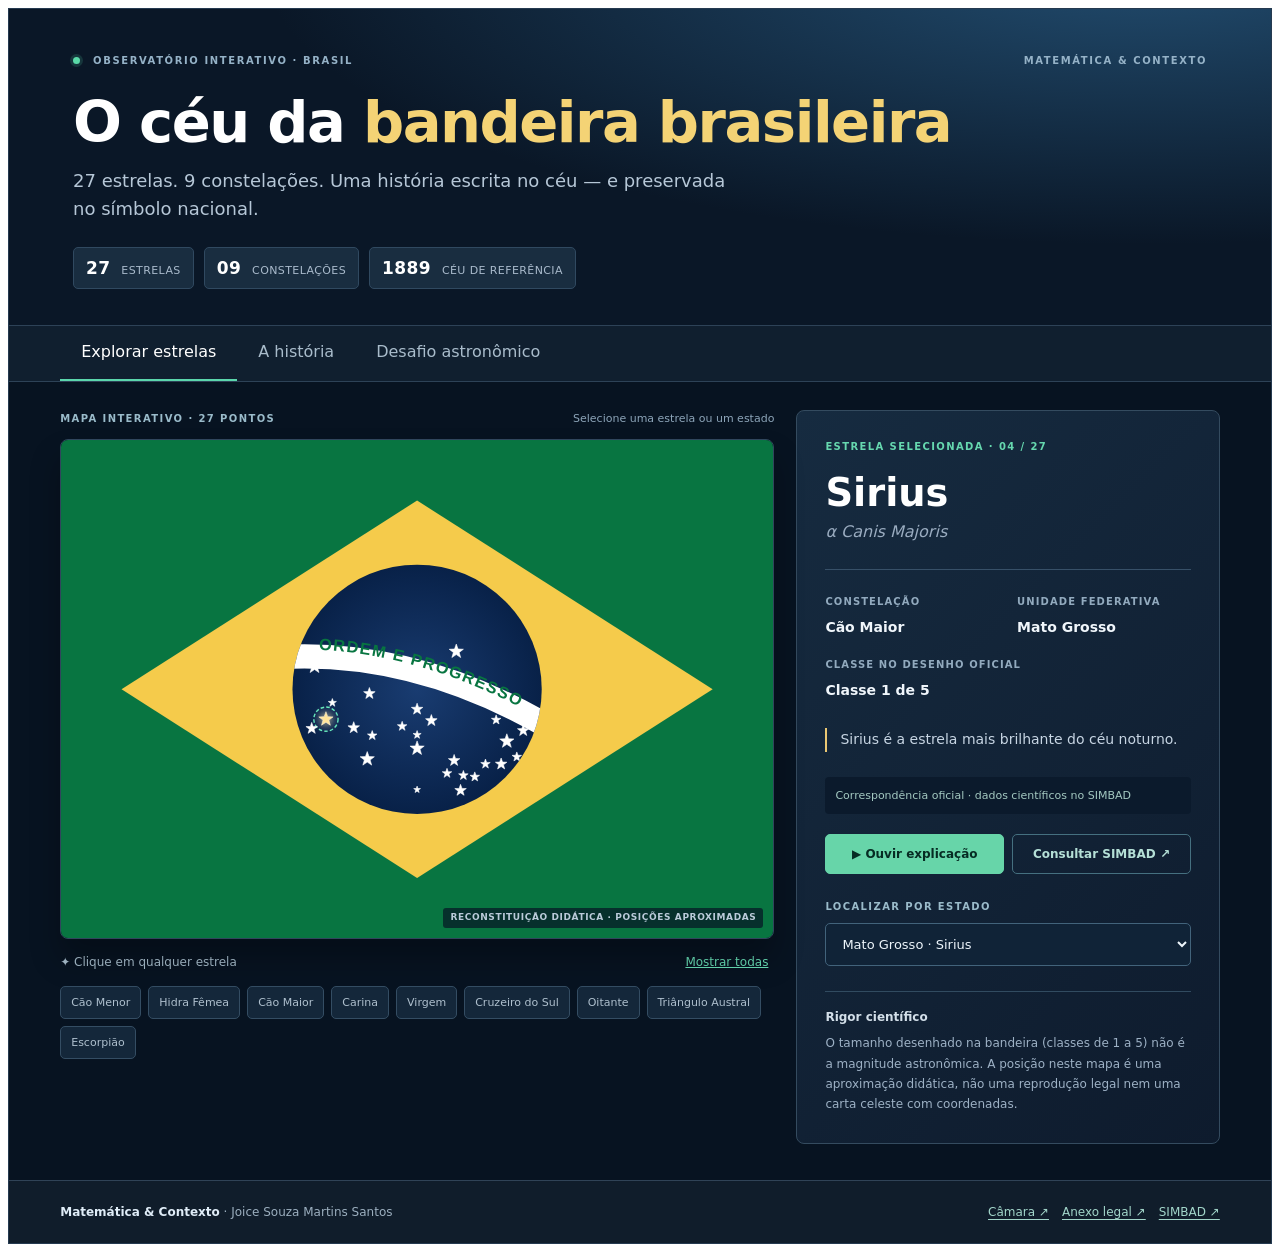
<file: Bandeira-Astronomica/index.html>
<!DOCTYPE html>
<html lang="pt-BR">
<head>
<meta charset="utf-8"><meta name="viewport" content="width=device-width,initial-scale=1">
<meta name="description" content="Explore as 27 estrelas da bandeira brasileira e descubra constelações, estados e história astronômica.">
<title>O céu da bandeira brasileira — Matemática & Contexto</title>
<link rel="stylesheet" href="style.css">
</head>
<body>
<main id="ba-app" class="ba-app">
<header class="ba-header">
<div class="ba-overline"><span><i class="ba-led"></i> OBSERVATÓRIO INTERATIVO · BRASIL</span><span>MATEMÁTICA & CONTEXTO</span></div>
<h1>O céu da <em>bandeira brasileira</em></h1>
<p class="ba-subtitle">27 estrelas. 9 constelações. Uma história escrita no céu — e preservada no símbolo nacional.</p>
<div class="ba-stats"><span><strong>27</strong> ESTRELAS</span><span><strong>09</strong> CONSTELAÇÕES</span><span><strong>1889</strong> CÉU DE REFERÊNCIA</span></div>
</header>
<nav class="ba-tabs" aria-label="Navegação do observatório">
<button class="ba-tab on" data-tab="explorar">Explorar estrelas</button><button class="ba-tab" data-tab="historia">A história</button><button class="ba-tab" data-tab="quiz">Desafio astronômico</button>
</nav>
<section class="ba-view on" data-view="explorar">
<div class="ba-grid">
<div class="ba-left">
<div class="ba-caption-row"><span class="ba-label">MAPA INTERATIVO · 27 PONTOS</span><span>Selecione uma estrela ou um estado</span></div>
<div class="ba-flagbox">
<svg class="ba-flag" id="ba-flag" viewBox="0 0 1000 700" role="img" aria-label="Reconstituição didática da bandeira brasileira com 27 estrelas clicáveis">
<defs><clipPath id="ba-clip"><circle cx="500" cy="350" r="175"/></clipPath>
<radialGradient id="ba-gradient"><stop stop-color="#193c71"/><stop offset="1" stop-color="#082148"/></radialGradient>
<path id="ba-text-path" d="M313 294 Q500 288 687 399"/></defs>
<rect width="1000" height="700" fill="#087541"/>
<polygon points="500,85 915,350 500,615 85,350" fill="#f5cb4b"/>
<circle cx="500" cy="350" r="175" fill="url(#ba-gradient)"/>
<g clip-path="url(#ba-clip)">
<path d="M305 305 Q502 293 695 409" fill="none" stroke="white" stroke-width="34"/>
<text font-size="23" letter-spacing="2" font-family="sans-serif" font-weight="800" fill="#087541"><textPath href="#ba-text-path" startOffset="50%" text-anchor="middle">ORDEM E PROGRESSO</textPath></text>
<g id="ba-star-layer"></g>
</g>
</svg>
<div class="ba-watermark">RECONSTITUIÇÃO DIDÁTICA · POSIÇÕES APROXIMADAS</div>
</div>
<div class="ba-map-hint"><span>✦ Clique em qualquer estrela</span><button type="button" id="ba-reset">Mostrar todas</button></div>
<div id="ba-filters" class="ba-filters" aria-label="Constelações"></div>
</div>
<aside class="ba-panel">
<div class="ba-kicker" id="ba-kicker">ESTRELA SELECIONADA</div>
<h2 id="ba-name">Sirius</h2><p class="ba-bayer" id="ba-bayer"></p>
<div class="ba-divider"></div>
<div class="ba-facts">
<div><small>CONSTELAÇÃO</small><strong id="ba-con"></strong></div>
<div><small>UNIDADE FEDERATIVA</small><strong id="ba-uf"></strong></div>
<div><small>CLASSE NO DESENHO OFICIAL</small><strong id="ba-class"></strong></div>
</div>
<p class="ba-explain" id="ba-explain"></p>
<div class="ba-api" id="ba-api">Identificação: documentos oficiais</div>
<div class="ba-actions"><button id="ba-speak" type="button">▶ Ouvir explicação</button><a id="ba-cds" target="_blank" rel="noopener noreferrer">Consultar SIMBAD ↗</a></div>
<label class="ba-label ba-field-label" for="ba-search">LOCALIZAR POR ESTADO</label>
<select id="ba-search" aria-label="Escolha uma estrela pelo estado"></select>
<div class="ba-note"><b>Rigor científico</b><p>O tamanho desenhado na bandeira (classes de 1 a 5) não é a magnitude astronômica. A posição neste mapa é uma aproximação didática, não uma reprodução legal nem uma carta celeste com coordenadas.</p></div>
</aside>
</div>
</section>
<section class="ba-view" data-view="historia">
<div class="ba-story-intro"><div class="ba-label">DOCUMENTOS · MEMÓRIA · ASTRONOMIA</div><h2>O céu de um momento histórico</h2><p>A disposição das estrelas foi definida a partir de uma interpretação da esfera celeste e integra a legislação brasileira.</p></div>
<div class="ba-timeline">
<article><span>01 — NOVEMBRO DE 1889</span><h3>A nova bandeira republicana</h3><p>A bandeira foi adotada em 19 de novembro de 1889, depois da Proclamação da República. O projeto foi idealizado por Raimundo Teixeira Mendes, com colaboração de Miguel Lemos e do astrônomo Manuel Pereira Reis; o desenho foi feito por Décio Vilares.</p></article>
<article><span>02 — CÉU DE REFERÊNCIA</span><h3>Rio de Janeiro, 15 de novembro, 8h30</h3><p>Na redação legal, as constelações correspondem ao aspecto do céu naquela data e hora, considerando a visão de um observador fora da esfera celeste. Portanto, não se trata de uma fotografia comum do céu vista de dentro da Terra.</p></article>
<article><span>03 — 1992</span><h3>Uma estrela para cada unidade federativa</h3><p>A Lei 8.421/1992 consolidou as regras e determinou que o desenho seja atualizado em caso de criação ou extinção de estados. O conjunto atual contém 26 estados e o Distrito Federal.</p></article>
<article><span>04 — AS CONSTELAÇÕES</span><h3>Mais do que o Cruzeiro do Sul</h3><p>O símbolo reúne estrelas de nove constelações: Cão Maior, Cão Menor, Hidra Fêmea, Virgem, Cruzeiro do Sul, Escorpião, Triângulo Austral, Oitante e Carina. Canopus aparece na nomenclatura histórica Argus, hoje correspondente à Carina.</p></article>
</div>
</section>
<section class="ba-view" data-view="quiz">
<div class="ba-story-intro"><span class="ba-label">DESAFIO DIDÁTICO</span><h2>Você conhece esse céu?</h2><p>Cinco questões para aprender a ler a bandeira pela Astronomia.</p></div>
<div class="ba-quiz"><small id="ba-progress">PERGUNTA 1 DE 5</small><h3 id="ba-question"></h3><div id="ba-options"></div><p id="ba-feedback" aria-live="polite"></p><button id="ba-next" disabled>Próxima pergunta →</button></div>
</section>
<footer class="ba-footer"><span><b>Matemática & Contexto</b> · Joice Souza Martins Santos</span><div><a href="https://plenarinho.leg.br/index.php/2018/10/bandeira-nacional/" target="_blank" rel="noopener">Câmara ↗</a><a href="https://www2.camara.leg.br/legin/fed/lei/1992/lei-8421-11-maio-1992-362960-anexos-pl.pdf" target="_blank" rel="noopener">Anexo legal ↗</a><a href="https://simbad.cds.unistra.fr/" target="_blank" rel="noopener">SIMBAD ↗</a></div></footer>
</main>
<script defer src="app.js"></script>
</body></html>
</file>
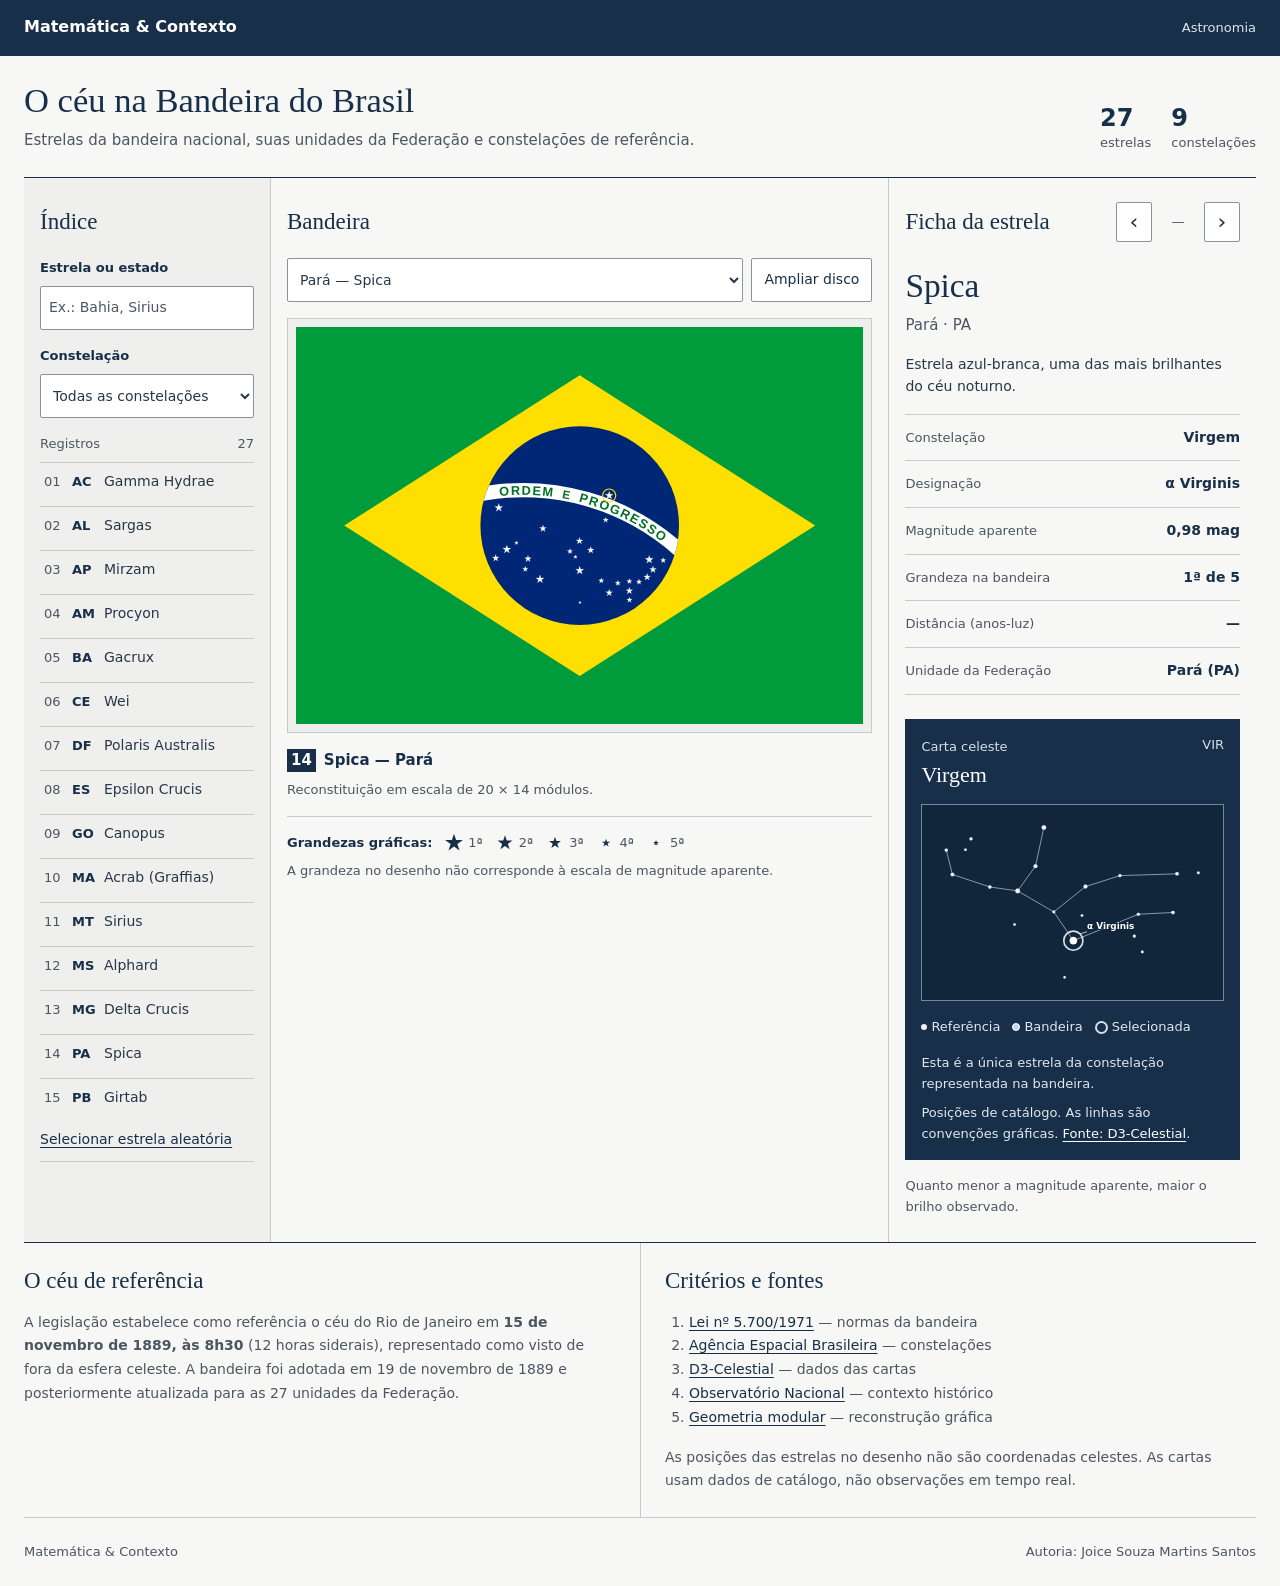
<file: bandeira-astronomica/index.html>
<!DOCTYPE html>
<html lang="pt-BR">
<head>
<meta charset="utf-8">
<meta name="viewport" content="width=device-width,initial-scale=1">
<meta name="theme-color" content="#172f48">
<title>O céu na Bandeira do Brasil — Matemática &amp; Contexto</title>
<meta name="description" content="Estrelas da Bandeira do Brasil, unidades da Federação e cartas celestes.">
<style>/* 1. Identidade e escala: unidade de espaçamento = 8 px. */
:root {
  color-scheme: light;
  --space: 8px;
  --paper: #f7f7f5;
  --panel: #efefed;
  --white: #fff;
  --ink: #172f48;
  --body: #273748;
  --muted: #4b5663;
  --line: #c6cbd0;
  --control: #8994a0;
  --night: #172f48;
  --focus: #225882;
  --sans: system-ui, -apple-system, "Segoe UI", sans-serif;
  --serif: Georgia, "Times New Roman", serif;
  --small: 13px;
  --base: 15px;
}
*, *::before, *::after { box-sizing: border-box; }
html { -webkit-text-size-adjust: 100%; }
body { margin: 0; background: var(--paper); color: var(--body); font: var(--base)/1.55 var(--sans); }
p, h1, h2, h3, dl, dd, figure { margin: 0; }
h1, h2, h3 { font-family: var(--serif); color: var(--ink); font-weight: 500; line-height: 1.2; }
h1 { font-size: clamp(28px, 2.7vw, 38px); }
h2 { font-size: 23px; }
a { color: var(--ink); text-underline-offset: 3px; }
button, input, select { font: inherit; color: inherit; }
button { cursor: pointer; }
:focus-visible { outline: 2px solid var(--focus); outline-offset: 3px; }
[hidden] { display: none !important; }
.sr-only { position: absolute; width: 1px; height: 1px; overflow: hidden; clip-path: inset(50%); white-space: nowrap; }
.skip-link { position: absolute; top: -80px; left: 8px; padding: 8px; background: var(--white); z-index: 10; }
.skip-link:focus { top: 8px; }
.page { width: 100%; min-width: 0; }

/* 2. Cabeçalho, catálogo e estrutura das colunas. */
.masthead { background: var(--night); color: var(--white); }
.masthead-inner, main, footer { max-width: 1680px; margin: auto; padding-inline: calc(3 * var(--space)); }
.masthead-inner { display: flex; justify-content: space-between; align-items: center; gap: 16px; min-height: 56px; padding-block: 16px; }
.identity-name { font: 600 16px/1.3 var(--sans); }
.masthead-right { font-size: var(--small); color: #dee6ee; }
.introbar { display: flex; align-items: end; justify-content: space-between; gap: 24px; padding-block: 24px; border-bottom: 1px solid var(--ink); }
.intro-left p { max-width: 700px; margin-top: 8px; color: var(--muted); }
.edition-meta { display: flex; gap: 20px; flex-shrink: 0; font-size: var(--small); color: var(--muted); }
.edition-meta span { display: flex; flex-direction: column; }
.edition-meta strong { color: var(--ink); font: 600 24px/1.2 var(--sans); font-variant-numeric: tabular-nums; }
.workspace { display: grid; grid-template-columns: minmax(210px, .86fr) minmax(0, 2.15fr) minmax(305px, 1.28fr); align-items: stretch; border-bottom: 1px solid var(--ink); }
.workspace > * { min-width: 0; padding: 24px 16px; }
.index-column { background: var(--panel); border-right: 1px solid var(--line); }
.map-column { background: var(--paper); }
.detail { border-left: 1px solid var(--line); }
.column-heading, .detail-top { display: flex; align-items: center; min-height: 40px; margin-bottom: 16px; }

/* 3. Campos e índice. Os controles são HTML nativo dentro do iframe. */
.search-fields { display: grid; gap: 8px; }
.search-fields label { color: var(--ink); font-weight: 600; font-size: var(--small); }
.search-fields label:not(:first-child) { margin-top: 8px; }
input, select, .plain-button, .arrow-button { background: var(--white); border: 1px solid var(--control); border-radius: 2px; min-height: 44px; }
input, select { width: 100%; max-width: 100%; padding: 8px; font-size: 14px; }
input::placeholder { color: var(--muted); }
.plain-button, .arrow-button { padding: 8px 12px; color: var(--ink); font-size: 14px; }
.plain-button:hover, .plain-button[aria-pressed="true"], .arrow-button:hover { background: #e3e7ec; }
.results { display: grid; margin-top: 8px; }
.results .chip { text-align: left; padding: 8px; border: 0; border-bottom: 1px solid var(--line); background: transparent; color: var(--ink); font-size: 14px; }
.results .chip:hover { background: #e3e7ec; }
.results .empty { color: var(--muted); font-size: var(--small); padding: 8px 0; }
.index-list-head { display: flex; justify-content: space-between; gap: 8px; padding: 16px 0 8px; color: var(--muted); font-size: var(--small); font-variant-numeric: tabular-nums; }
.star-index { overflow: auto; max-height: 640px; border-top: 1px solid var(--line); scrollbar-width: thin; }
.index-entry { display: grid; grid-template-columns: 24px 28px minmax(0, 1fr); gap: 4px; align-items: baseline; min-height: 44px; width: 100%; padding: 8px 4px; border: 0; border-bottom: 1px solid var(--line); background: transparent; text-align: left; color: var(--body); }
.index-entry:hover { background: #e3e7ec; }
.index-entry.is-selected { border-left: 3px solid var(--ink); padding-left: 1px; background: #e0e5eb; }
.index-entry .ordinal { color: var(--muted); font-size: var(--small); font-variant-numeric: tabular-nums; }
.index-entry .uf { color: var(--ink); font-weight: 600; font-size: var(--small); }
.index-entry .star-name { font-size: 14px; overflow-wrap: anywhere; }
.text-button { width: 100%; margin-top: 16px; min-height: 44px; padding: 8px 0; border: 0; border-bottom: 1px solid var(--line); background: transparent; text-align: left; text-decoration: underline; text-underline-offset: 3px; color: var(--ink); font-size: 14px; }

/* 4. Prancha: somente o desenho da bandeira usa verde e amarelo. */
.map-controls { display: flex; gap: 8px; justify-content: space-between; margin-bottom: 16px; }
.picker { flex: 1; min-width: 0; }
.plain-button { flex-shrink: 0; }
.flag-stage { border: 1px solid var(--line); background: var(--panel); padding: 8px; }
.flag-wrap { position: relative; aspect-ratio: 20/14; width: 100%; overflow: hidden; background: #009b3a; }
.flag-wrap.zoomed { aspect-ratio: 1; max-width: 620px; margin: auto; background: #002776; }
.flag-wrap svg { display: block; width: 100%; height: 100%; }
.flag-wrap #stars { position: absolute; inset: 0; }
.star-group { cursor: pointer; outline: none; }
.star-shape { fill: #fff; stroke: #fff; stroke-width: .65; pointer-events: none; }
.star-ring { fill: none; stroke: #ffdf00; stroke-width: 4; opacity: 0; pointer-events: none; }
.star-hit { fill: transparent; pointer-events: all; }
.star-group:hover .star-ring, .star-group.is-selected .star-ring, .star-group:focus-visible .star-ring { opacity: 1; }
.star-group.is-dim { opacity: .25; }
.flag-callout { pointer-events: none; }
.flag-callout line { stroke: #fff; stroke-width: 2.5; paint-order: stroke; }
.flag-callout rect { fill: #fff; stroke: #172f48; stroke-width: 2; }
.flag-callout text { fill: #172f48; font-family: var(--sans); font-weight: 700; font-variant-numeric: tabular-nums; text-anchor: middle; dominant-baseline: central; }
.plate-caption { margin-top: 16px; color: var(--muted); font-size: var(--small); }
.selected-legend { display: flex; gap: 8px; align-items: baseline; margin-bottom: 8px; font-size: var(--base); font-weight: 600; color: var(--ink); }
.marker-number { display: inline-block; min-width: 28px; padding: 0 4px; text-align: center; background: var(--ink); color: var(--white); font-variant-numeric: tabular-nums; }
.mag-legend { display: flex; flex-wrap: wrap; gap: 8px 12px; margin-top: 16px; padding-top: 16px; border-top: 1px solid var(--line); color: var(--muted); font-size: var(--small); }
.mag-title { font-weight: 600; color: var(--ink); }
.mag-item { display: inline-flex; align-items: center; gap: 4px; font-variant-numeric: tabular-nums; }
.mag-item svg { width: 20px; height: 20px; fill: var(--ink); }
.legend-note, .small { color: var(--muted); font-size: var(--small); line-height: 1.6; margin-top: 8px; }

/* 5. Ficha e carta celeste: dados alinhados à direita, sem efeitos decorativos. */
.detail-top { justify-content: space-between; flex-wrap: wrap; gap: 8px; }
.stepper { display: flex; align-items: center; gap: 4px; }
.arrow-button { width: 36px; min-height: 40px; padding: 0; font-size: 22px; line-height: 1; }
.counter { min-width: 44px; text-align: center; font-size: var(--small); font-variant-numeric: tabular-nums; color: var(--muted); }
.detail-identity { padding-top: 8px; }
#name { font-size: clamp(28px, 2.6vw, 36px); overflow-wrap: anywhere; }
.state { display: block; margin-top: 8px; color: var(--muted); font-size: var(--base); }
.desc { margin: 16px 0; color: var(--body); font-size: 14px; line-height: 1.6; }
.facts { border-top: 1px solid var(--line); margin-top: 16px; }
.fact { display: grid; grid-template-columns: minmax(0, 1fr) minmax(0, 1fr); gap: 8px; align-items: baseline; padding: 12px 0; border-bottom: 1px solid var(--line); }
.fact dt { font-size: var(--small); color: var(--muted); }
.fact dd { font-size: 14px; text-align: right; font-variant-numeric: tabular-nums; color: var(--ink); font-weight: 600; overflow-wrap: anywhere; }
.chart-panel { background: var(--night); color: #f0f3f6; padding: 16px; margin-top: 24px; }
.chart-head { display: flex; align-items: start; justify-content: space-between; gap: 8px; margin-bottom: 16px; }
.chart-head h3 { color: #fff; font-size: 22px; margin-top: 4px; }
.kicker, .chart-code { color: #d6e0eb; font-size: var(--small); }
#chart { display: block; width: 100%; height: auto; border: 1px solid #75879b; background: #12263b; overflow: hidden; }
#chart .chart-line { fill: none; stroke: #9aabbc; stroke-width: 1.25; stroke-linecap: round; stroke-linejoin: round; }
#chart .chart-star { fill: #f0f3f6; stroke: #d6e0eb; stroke-width: .3; }
#chart .chart-peer { cursor: pointer; }
#chart .chart-peer circle.dot { fill: #c0d6ef; stroke: #f3f6fa; stroke-width: 1; }
#chart .chart-peer:hover circle.dot { r: 5; }
#chart .chart-peer:focus-visible circle.dot { stroke-width: 3; }
#chart .chart-peer circle.hit { fill: transparent; }
#chart .chart-active { fill: #fff; stroke: #fff; stroke-width: .8; }
#chart .chart-ring { fill: none; stroke: #d6e0eb; stroke-width: 2.4; }
#chart .chart-pointer { stroke: #d6e0eb; stroke-width: 1.2; }
#chart text { font-family: var(--sans); paint-order: stroke; stroke: #12263b; stroke-linejoin: round; }
#chart .chart-label { fill: #fff; font-size: 13px; font-weight: 600; stroke-width: 3; }
#chart .chart-uf { fill: #fff; font-size: 11px; font-weight: 600; stroke-width: 2; pointer-events: none; }
#chart .chart-empty { fill: #e1e7ef; font-size: 15px; stroke: none; }
.chart-legend { display: flex; flex-wrap: wrap; gap: 8px 12px; margin: 16px 0; color: #e1e7ef; font-size: var(--small); }
.chart-legend span { display: inline-flex; align-items: center; gap: 4px; }
.chart-legend i { display: inline-block; flex: none; border-radius: 50%; }
.dot-star { width: 6px; height: 6px; background: #f0f3f6; }
.dot-peer { width: 8px; height: 8px; background: #c0d6ef; border: 1px solid #fff; }
.dot-active { width: 13px; height: 13px; border: 2px solid #d6e0eb; }
.chart-caption, .chart-source { color: #e1e7ef; font-size: var(--small); line-height: 1.6; }
.chart-source { margin-top: 8px; }
.chart-source a { color: #fff; }
.detail > .small { margin-top: 16px; }

/* 6. Documentação e adaptação a telas estreitas. */
.footnotes { display: grid; grid-template-columns: 1fr 1fr; border-bottom: 1px solid var(--line); }
.footnotes > section { min-width: 0; padding: 24px 24px 24px 0; }
.footnotes > section + section { border-left: 1px solid var(--line); padding-left: 24px; }
.footnotes h2 { margin-bottom: 16px; }
.footnotes p, .footnotes li { color: var(--muted); font-size: 14px; line-height: 1.7; }
.footnotes ol { margin: 0 0 16px; padding-left: 24px; }
footer { display: flex; flex-wrap: wrap; justify-content: space-between; gap: 8px; padding-block: 24px; color: var(--muted); font-size: var(--small); }
@media (max-width: 1250px) {
  .workspace { grid-template-columns: 195px minmax(0, 1.7fr) minmax(290px, 1fr); }
  .workspace > * { padding-inline: 12px; }
  .map-controls { flex-wrap: wrap; }
}
@media (max-width: 1050px) {
  .workspace { grid-template-columns: minmax(0, 1fr); }
  .workspace > * { padding: 24px 0; border: 0; border-bottom: 1px solid var(--line); }
  .map-column { grid-row: 1; }
  .detail { grid-row: 2; }
  .index-column { grid-row: 3; background: transparent; }
  .star-index { max-height: 360px; }
  .chart-panel { max-width: 640px; }
}
@media (max-width: 650px) {
  .masthead-inner, main, footer { padding-inline: 16px; }
  .introbar { display: block; padding-block: 24px; }
  .edition-meta { margin-top: 16px; }
  .map-controls { flex-direction: column; }
  .picker { width: 100%; }
  .plain-button { width: 100%; }
  .footnotes { display: block; }
  .footnotes > section, .footnotes > section + section { padding: 24px 0; border-left: 0; }
  .footnotes > section + section { border-top: 1px solid var(--line); }
  .fact { grid-template-columns: minmax(0, 1fr) minmax(0, 1fr); }
  .masthead-inner { gap: 8px; }
  .masthead-right { font-size: 13px; }
}
@media (prefers-reduced-motion: reduce) { *, *::before, *::after { animation: none !important; transition: none !important; } }
</style>
</head>
<body>
<div class="page">
<a class="skip-link" href="#mapa">Ir ao mapa interativo</a>
<header class="masthead">
  <div class="masthead-inner">
    <div class="identity"><span class="identity-name">Matemática &amp; Contexto</span></div>
    <div class="masthead-right">Astronomia</div>
  </div>
</header>
<main>
  <div class="introbar">
    <div class="intro-left">
      <h1>O céu na Bandeira do Brasil</h1>
      <p>Estrelas da bandeira nacional, suas unidades da Federação e constelações de referência.</p>
    </div>
    <div class="edition-meta" aria-label="Total do catálogo"><span><strong id="star-total">—</strong> estrelas</span><span><strong id="constellation-total">—</strong> constelações</span></div>
  </div>

  <div class="workspace" aria-label="Consulta das estrelas">
    <aside class="index-column" id="indice" aria-label="Índice de estrelas">
      <div class="column-heading"><h2>Índice</h2></div>
      <div class="search-fields">
        <label for="search">Estrela ou estado</label>
        <input id="search" type="search" placeholder="Ex.: Bahia, Sirius" autocomplete="off">
        <label for="filter">Constelação</label>
        <select id="filter"><option value="">Todas as constelações</option></select>
      </div>
      <div id="results" class="results" aria-live="polite" hidden></div>
      <div class="index-list-head"><span>Registros</span><span id="index-total">—</span></div>
      <div id="star-index" class="star-index" aria-label="Lista de estrelas por unidade da Federação"></div>
      <button class="text-button" id="random" type="button">Selecionar estrela aleatória</button>
    </aside>

    <section class="map-column" id="mapa" aria-labelledby="map-title">
      <div class="column-heading map-heading"><h2 id="map-title">Bandeira</h2></div>
      <div class="map-controls">
        <div class="picker"><label for="picker" class="sr-only">Selecionar unidade da Federação</label><select id="picker" aria-label="Selecionar estado e estrela"></select></div>
        <button class="plain-button" id="zoom" aria-pressed="false" type="button">Ampliar disco</button>
      </div>
      <figure class="atlas-plate">
        <div class="flag-stage">
          <div class="flag-wrap" id="flag-wrap">
            <svg id="flag" viewBox="0 0 2000 1400" xmlns="http://www.w3.org/2000/svg" role="img" aria-label="Bandeira do Brasil: reconstituição gráfica baseada nas proporções legais">
              <rect width="2000" height="1400" fill="#009b3a"/>
              <polygon points="170,700 1000,170 1830,700 1000,1230" fill="#ffdf00"/>
              <circle cx="1000" cy="700" r="350" fill="#002776"/>
              <defs><path id="motto-line" d="M 659.73473 603.76015 A 808.5 808.5 0 0 1 1339.74817 798.04970"/></defs>
              <path id="motto-band" d="M 661.20938 612.13125 A 350 350 0 0 1 679.86412 558.53261 A 850 850 0 0 1 1346.55097 749.01457 A 350 350 0 0 1 1334.07364 804.37818 A 800 800 0 0 0 661.20938 612.13125 Z" fill="#fff"/>
              <text font-family="Verdana,Arial,sans-serif" font-size="45" font-weight="600" letter-spacing="5" word-spacing="10" fill="#007024" text-anchor="middle"><textPath href="#motto-line" startOffset="50%">ORDEM <tspan font-size="41">E</tspan> PROGRESSO</textPath></text>
            </svg>
            <svg id="stars" viewBox="0 0 2000 1400" role="group" aria-label="Estrelas selecionáveis da bandeira"></svg>
          </div>
        </div>
        <figcaption class="plate-caption"><div class="selected-legend"><span id="flag-number" class="marker-number">—</span><span id="flag-selection">—</span></div><p>Reconstituição em escala de 20 × 14 módulos.</p></figcaption>
      </figure>
      <div class="mag-legend" id="mag-legend" aria-label="Grandezas gráficas das estrelas"></div>
      <p class="legend-note">A grandeza no desenho não corresponde à escala de magnitude aparente.</p>
      
    </section>

    <aside class="detail" id="registro" aria-live="polite" aria-label="Registro astronômico da estrela selecionada">
      <div class="detail-top"><h2>Ficha da estrela</h2><div class="stepper"><button id="prev" class="arrow-button" type="button" aria-label="Estrela anterior">‹</button><span id="counter" class="counter">—</span><button id="next" class="arrow-button" type="button" aria-label="Próxima estrela">›</button></div></div>
      <div class="detail-identity"><h3 id="name">—</h3><div id="state"></div></div>
      <p class="desc" id="desc" hidden></p>
      <dl class="facts">
        <div class="fact"><dt>Constelação</dt><dd id="con">—</dd></div>
        <div class="fact"><dt>Designação</dt><dd class="designation" id="des">—</dd></div>
        <div class="fact"><dt>Magnitude aparente</dt><dd id="mag-aparente">—</dd></div>
        <div class="fact"><dt>Grandeza na bandeira</dt><dd id="grade">—</dd></div>
        <div class="fact"><dt>Distância (anos-luz)</dt><dd id="distance">—</dd></div>
        <div class="fact"><dt>Unidade da Federação</dt><dd id="uf">—</dd></div>
      </dl>
      <section class="chart-panel" aria-label="Carta celeste da constelação">
        <div class="chart-head"><div><span class="kicker">Carta celeste</span><h3 id="chart-title">—</h3></div><span class="chart-code" id="chart-code">—</span></div>
        <svg id="chart" viewBox="0 0 440 285" role="img" aria-label="Carta celeste com a estrela selecionada destacada" preserveAspectRatio="xMidYMid meet"><text class="chart-empty" x="220" y="145" text-anchor="middle">Selecione uma estrela</text></svg>
        <div class="chart-legend"><span><i class="dot-star" aria-hidden="true"></i> Referência</span><span><i class="dot-peer" aria-hidden="true"></i> Bandeira</span><span><i class="dot-active" aria-hidden="true"></i> Selecionada</span></div>
        <p class="chart-caption" id="chart-caption"></p>
        <p class="chart-source">Posições de catálogo. As linhas são convenções gráficas. <a href="https://github.com/ofrohn/d3-celestial" target="_blank" rel="noopener noreferrer">Fonte: D3-Celestial</a>.</p>
      </section>
      <p class="small">Quanto menor a magnitude aparente, maior o brilho observado.</p>
    </aside>
  </div>

  <section class="footnotes" aria-label="Contexto, método e referências">
    <section class="context" id="contexto"><h2>O céu de referência</h2><p>A legislação estabelece como referência o céu do Rio de Janeiro em <strong>15 de novembro de 1889, às 8h30</strong> (12 horas siderais), representado como visto de fora da esfera celeste. A bandeira foi adotada em 19 de novembro de 1889 e posteriormente atualizada para as 27 unidades da Federação.</p></section>
    <section class="sources" id="fontes"><h2>Critérios e fontes</h2><ol>
      <li><a href="https://www2.camara.leg.br/legin/fed/lei/1970-1979/lei-5700-1-setembro-1971-357915-normaatualizada-pl.html" target="_blank" rel="noopener noreferrer">Lei nº 5.700/1971</a> — normas da bandeira</li>
      <li><a href="https://www.gov.br/aeb/pt-br/centrais-de-conteudo/publicacoes/instagram-do-periodo-de-defeso-eleitoral-2022/curiosidades-do-espaco-bandeira-nacional-e-constelacoes" target="_blank" rel="noopener noreferrer">Agência Espacial Brasileira</a> — constelações</li>
      <li><a href="https://github.com/ofrohn/d3-celestial" target="_blank" rel="noopener noreferrer">D3-Celestial</a> — dados das cartas</li>
      <li><a href="https://www.gov.br/observatorio/pt-br/assuntos/areas-de-atuacao/divulgacao-e-popularizacao-da-ciencia/revistas/pdf/bandeiras.pdf" target="_blank" rel="noopener noreferrer">Observatório Nacional</a> — contexto histórico</li>
      <li><a href="https://github.com/danmadeira/bandeira-nacional" target="_blank" rel="noopener noreferrer">Geometria modular</a> — reconstrução gráfica</li>
    </ol><p class="small">As posições das estrelas no desenho não são coordenadas celestes. As cartas usam dados de catálogo, não observações em tempo real.</p></section>
  </section>
</main>
<footer><span>Matemática &amp; Contexto</span><span>Autoria: Joice Souza Martins Santos</span></footer>
</div>
<noscript><p style="padding:20px">Este catálogo requer JavaScript para a consulta das estrelas.</p></noscript>
<script>window.ATLAS={"stars":[{"uf":"PA","estado":"Pará","nome":"Spica","designacao":"α Virginis","constelacao":"Virgem","x":55.2,"y":42.43,"curiosidade":"Estrela azul-branca, uma das mais brilhantes do céu noturno.","cx":1103.95,"cy":593.95,"grandeza":1},{"uf":"AM","estado":"Amazonas","nome":"Procyon","designacao":"α Canis Minoris","constelacao":"Cão Menor","x":35.74,"y":45.5,"curiosidade":"Uma das estrelas próximas do Sol na vizinhança estelar.","cx":714.75,"cy":637,"grandeza":1},{"uf":"MS","estado":"Mato Grosso do Sul","nome":"Alphard","designacao":"α Hydrae","constelacao":"Hidra Fêmea","x":43.53,"y":50.75,"curiosidade":"Uma gigante alaranjada, destaque da constelação de Hidra.","cx":870.5,"cy":710.5,"grandeza":2},{"uf":"AC","estado":"Acre","nome":"Gamma Hydrae","designacao":"γ Hydrae","constelacao":"Hidra Fêmea","x":54.59,"y":48.6,"curiosidade":"Estrela da longa constelação Hidra Fêmea.","cx":1091.7,"cy":680.4,"grandeza":3},{"uf":"MT","estado":"Mato Grosso","nome":"Sirius","designacao":"α Canis Majoris","constelacao":"Cão Maior","x":37.16,"y":56,"curiosidade":"É a estrela mais brilhante do céu noturno, vista da Terra.","cx":743.1,"cy":784,"grandeza":1},{"uf":"AP","estado":"Amapá","nome":"Mirzam","designacao":"β Canis Majoris","constelacao":"Cão Maior","x":35.2,"y":58.18,"curiosidade":"Estrela associada ao Cão Maior, próxima de Sirius no céu.","cx":703.9,"cy":814.45,"grandeza":2},{"uf":"RO","estado":"Rondônia","nome":"Muliphein","designacao":"γ Canis Majoris","constelacao":"Cão Maior","x":38.85,"y":54.38,"curiosidade":"Também identificada pela designação Gamma Canis Majoris.","cx":777.05,"cy":761.25,"grandeza":4},{"uf":"RR","estado":"Roraima","nome":"Wezen","designacao":"δ Canis Majoris","constelacao":"Cão Maior","x":40.88,"y":58.35,"curiosidade":"Supergigante amarela na constelação do Cão Maior.","cx":817.65,"cy":816.9,"grandeza":2},{"uf":"TO","estado":"Tocantins","nome":"Adhara","designacao":"ε Canis Majoris","constelacao":"Cão Maior","x":40.41,"y":60.95,"curiosidade":"Uma estrela azul muito luminosa do Cão Maior.","cx":808.2,"cy":853.3,"grandeza":3},{"uf":"GO","estado":"Goiás","nome":"Canopus","designacao":"α Carinae","constelacao":"Carina (Quilha)","x":43,"y":63.5,"curiosidade":"A segunda estrela mais brilhante do céu noturno.","cx":860,"cy":889,"grandeza":1},{"uf":"BA","estado":"Bahia","nome":"Gacrux","designacao":"γ Crucis","constelacao":"Cruzeiro do Sul","x":49.97,"y":53.88,"curiosidade":"Gigante avermelhada que marca uma ponta do Cruzeiro do Sul.","cx":999.3,"cy":754.25,"grandeza":2},{"uf":"MG","estado":"Minas Gerais","nome":"Delta Crucis","designacao":"δ Crucis","constelacao":"Cruzeiro do Sul","x":48.29,"y":56.48,"curiosidade":"Uma das cinco estrelas representadas no Cruzeiro do Sul da bandeira.","cx":965.7,"cy":790.65,"grandeza":3},{"uf":"ES","estado":"Espírito Santo","nome":"Epsilon Crucis","designacao":"ε Crucis","constelacao":"Cruzeiro do Sul","x":49.25,"y":57.9,"curiosidade":"Conhecida popularmente como a Intrometida.","cx":984.95,"cy":810.6,"grandeza":4},{"uf":"SP","estado":"São Paulo","nome":"Acrux","designacao":"α Crucis","constelacao":"Cruzeiro do Sul","x":50,"y":61.33,"curiosidade":"Sistema estelar que marca a extremidade inferior do Cruzeiro do Sul.","cx":1000,"cy":858.55,"grandeza":1},{"uf":"RJ","estado":"Rio de Janeiro","nome":"Mimosa","designacao":"β Crucis","constelacao":"Cruzeiro do Sul","x":51.94,"y":56.18,"curiosidade":"Estrela azul brilhante do Cruzeiro do Sul.","cx":1038.85,"cy":786.45,"grandeza":2},{"uf":"PI","estado":"Piauí","nome":"Antares","designacao":"α Scorpii","constelacao":"Escorpião","x":62.25,"y":58.58,"curiosidade":"Supergigante vermelha que marca o coração do Escorpião.","cx":1245,"cy":820.05,"grandeza":1},{"uf":"MA","estado":"Maranhão","nome":"Acrab (Graffias)","designacao":"β Scorpii","constelacao":"Escorpião","x":64.72,"y":58.78,"curiosidade":"Sistema estelar conhecido também por Graffias.","cx":1294.35,"cy":822.85,"grandeza":3},{"uf":"CE","estado":"Ceará","nome":"Wei","designacao":"ε Scorpii","constelacao":"Escorpião","x":62.92,"y":61.08,"curiosidade":"Estrela identificada por Epsilon Scorpii.","cx":1258.3,"cy":855.05,"grandeza":2},{"uf":"RN","estado":"Rio Grande do Norte","nome":"Shaula","designacao":"λ Scorpii","constelacao":"Escorpião","x":61.88,"y":62.95,"curiosidade":"Estrela muito luminosa na região do ferrão do Escorpião.","cx":1237.65,"cy":881.3,"grandeza":2},{"uf":"PB","estado":"Paraíba","nome":"Girtab","designacao":"κ Scorpii","constelacao":"Escorpião","x":60.45,"y":64.18,"curiosidade":"Estrela associada à cauda do Escorpião.","cx":1208.95,"cy":898.45,"grandeza":3},{"uf":"PE","estado":"Pernambuco","nome":"Mu Scorpii","designacao":"μ Scorpii","constelacao":"Escorpião","x":58.75,"y":64.03,"curiosidade":"Designação de um sistema estelar do Escorpião.","cx":1175,"cy":896.35,"grandeza":3},{"uf":"AL","estado":"Alagoas","nome":"Sargas","designacao":"θ Scorpii","constelacao":"Escorpião","x":58.75,"y":66.43,"curiosidade":"Estrela brilhante próxima à cauda do Escorpião.","cx":1175,"cy":929.95,"grandeza":2},{"uf":"SE","estado":"Sergipe","nome":"Iota Scorpii","designacao":"ι Scorpii","constelacao":"Escorpião","x":58.77,"y":68.72,"curiosidade":"Identificada pela letra grega iota na constelação do Escorpião.","cx":1175.35,"cy":962.15,"grandeza":3},{"uf":"RS","estado":"Rio Grande do Sul","nome":"Atria","designacao":"α Trianguli Australis","constelacao":"Triângulo Austral","x":55.2,"y":66.93,"curiosidade":"Uma gigante alaranjada do Triângulo Austral.","cx":1103.95,"cy":936.95,"grandeza":2},{"uf":"SC","estado":"Santa Catarina","nome":"Beta Trianguli Australis","designacao":"β Trianguli Australis","constelacao":"Triângulo Austral","x":56.72,"y":64.47,"curiosidade":"Uma das três estrelas principais do Triângulo Austral.","cx":1134.4,"cy":902.65,"grandeza":3},{"uf":"PR","estado":"Paraná","nome":"Gamma Trianguli Australis","designacao":"γ Trianguli Australis","constelacao":"Triângulo Austral","x":53.8,"y":63.88,"curiosidade":"Completa o trio principal do Triângulo Austral.","cx":1075.95,"cy":894.25,"grandeza":3},{"uf":"DF","estado":"Distrito Federal","nome":"Polaris Australis","designacao":"σ Octantis","constelacao":"Oitante","x":50.04,"y":69.38,"curiosidade":"Estrela próxima ao polo sul celeste, menos brilhante que muitas outras na bandeira.","cx":1000.7,"cy":971.25,"grandeza":5}],"charts":{"Virgem":{"code":"Vir","lines":[[[176.4648,6.5294],[177.6738,1.7647],[-175.0235,-0.6668],[-169.5848,-1.4494],[-162.5125,-5.539],[-158.7018,-11.1613],[-145.9964,-6.0005],[-139.2349,-5.6582]],[[-164.4558,10.9592],[-166.0991,3.3975],[-169.5848,-1.4494]],[[-162.5125,-5.539],[-156.3267,-0.5958],[-149.5884,1.5445],[-138.4378,1.8929]]],"stars":[{"h":65474,"l":[-158.7018,-11.1613],"m":0.98},{"h":61941,"l":[-169.5848,-1.4494],"m":2.74},{"h":63608,"l":[-164.4558,10.9592],"m":2.85},{"h":66249,"l":[-156.3267,-0.5958],"m":3.38},{"h":63090,"l":[-166.0991,3.3975],"m":3.39},{"h":57757,"l":[177.6738,1.7647],"m":3.59},{"h":72220,"l":[-138.4378,1.8929],"m":3.73},{"h":71957,"l":[-139.2349,-5.6582],"m":3.87},{"h":60129,"l":[-175.0235,-0.6668],"m":3.89},{"h":57380,"l":[176.4648,6.5294],"m":4.04},{"h":69701,"l":[-145.9964,-6.0005],"m":4.07},{"h":58948,"l":[-178.6978,8.733],"m":4.12},{"h":69427,"l":[-146.7761,-10.2737],"m":4.18},{"h":68520,"l":[-149.5884,1.5445],"m":4.23},{"h":64238,"l":[-162.5125,-5.539],"m":4.38},{"h":73620,"l":[-134.2748,2.0913],"m":4.39},{"h":69974,"l":[-145.2225,-13.3711],"m":4.52},{"h":58590,"l":[-179.7817,6.6143],"m":4.65},{"h":61740,"l":[-170.1885,-7.9956],"m":4.66},{"h":66006,"l":[-157.0088,-6.2558],"m":4.68},{"h":64924,"l":[-160.3987,-18.3112],"m":4.74}],"highlights":{"PA":{"l":[-158.7018,-11.1613],"m":0.98,"h":65474}}},"Cão Menor":{"code":"CMi","lines":[[[114.8255,5.225],[111.7877,8.2893]]],"stars":[{"h":37279,"l":[114.8255,5.225],"m":0.4},{"h":36188,"l":[111.7877,8.2893],"m":2.89},{"h":36284,"l":[112.0408,8.9255],"m":4.33},{"h":39311,"l":[120.5664,2.3346],"m":4.39},{"h":36425,"l":[112.4491,12.0066],"m":4.55}],"highlights":{"AM":{"l":[114.8255,5.225],"m":0.4,"h":37279}}},"Hidra Fêmea":{"code":"Hya","lines":[[[131.6938,6.4188],[132.1082,5.8378],[130.8061,3.3987],[129.6893,3.3414],[129.414,5.7038],[131.6938,6.4188],[133.8484,5.9456],[138.5911,2.3143],[144.964,-1.1428],[141.8968,-8.6586],[147.8696,-14.8466],[152.647,-12.3541],[156.5226,-16.8363],[162.4062,-16.1936],[173.2505,-31.8576],[178.2272,-33.9081],[-160.2696,-23.1715],[-148.4071,-26.6824],[-137.4279,-27.9604]]],"stars":[{"h":46390,"l":[141.8968,-8.6586],"m":1.99},{"h":64962,"l":[-160.2696,-23.1715],"m":2.99},{"h":43813,"l":[133.8484,5.9456],"m":3.11},{"h":52943,"l":[162.4062,-16.1936],"m":3.11},{"h":68895,"l":[-148.4071,-26.6824],"m":3.25},{"h":43109,"l":[131.6938,6.4188],"m":3.38},{"h":56343,"l":[173.2505,-31.8576],"m":3.54},{"h":49841,"l":[152.647,-12.3541],"m":3.61},{"h":51069,"l":[156.5226,-16.8363],"m":3.83},{"h":45336,"l":[138.5911,2.3143],"m":3.89},{"h":47431,"l":[144.964,-1.1428],"m":3.9},{"h":41307,"l":[126.4151,-3.9064],"m":3.91},{"h":48356,"l":[147.8696,-14.8466],"m":4.11},{"h":42313,"l":[129.414,5.7038],"m":4.14},{"h":57936,"l":[178.2272,-33.9081],"m":4.29},{"h":42799,"l":[130.8061,3.3987],"m":4.3},{"h":43067,"l":[131.5939,-13.5477],"m":4.32},{"h":43234,"l":[132.1082,5.8378],"m":4.35},{"h":72571,"l":[-137.4279,-27.9604],"m":4.42},{"h":42402,"l":[129.6893,3.3414],"m":4.45},{"h":46776,"l":[142.9955,-1.1847],"m":4.54},{"h":46509,"l":[142.2871,-2.769],"m":4.59},{"h":49402,"l":[151.2811,-13.0646],"m":4.6},{"h":42835,"l":[130.9182,-7.2337],"m":4.63},{"h":56922,"l":[175.0533,-34.7447],"m":4.7},{"h":46371,"l":[141.8267,-22.3438],"m":4.72}],"highlights":{"MS":{"l":[141.8968,-8.6586],"m":1.99,"h":46390},"AC":{"l":[-160.2696,-23.1715],"m":2.99,"h":64962}}},"Cão Maior":{"code":"CMa","lines":[[[95.6749,-17.9559],[101.2872,-16.7161],[105.7561,-23.8333],[107.0979,-26.3932],[105.4298,-27.9348],[104.6565,-28.9721],[95.0783,-30.0634]],[[111.0238,-29.3031],[107.0979,-26.3932]],[[101.2872,-16.7161],[104.0343,-17.0542],[105.9396,-15.6333],[103.5475,-12.0386],[104.0343,-17.0542]]],"stars":[{"h":32349,"l":[101.2872,-16.7161],"m":-1.44},{"h":33579,"l":[104.6565,-28.9721],"m":1.5},{"h":34444,"l":[107.0979,-26.3932],"m":1.83},{"h":30324,"l":[95.6749,-17.9559],"m":1.98},{"h":35904,"l":[111.0238,-29.3031],"m":2.45},{"h":30122,"l":[95.0783,-30.0634],"m":3.02},{"h":33977,"l":[105.7561,-23.8333],"m":3.02},{"h":33856,"l":[105.4298,-27.9348],"m":3.49},{"h":32759,"l":[102.4602,-32.5085],"m":3.5},{"h":33152,"l":[103.5331,-24.1842],"m":3.89},{"h":31592,"l":[99.171,-19.2559],"m":3.95},{"h":35037,"l":[108.7027,-26.7727],"m":4.01},{"h":33160,"l":[103.5475,-12.0386],"m":4.08},{"h":34045,"l":[105.9396,-15.6333],"m":4.11},{"h":31125,"l":[97.964,-23.4184],"m":4.34},{"h":33347,"l":[104.0343,-17.0542],"m":4.36},{"h":35415,"l":[109.677,-24.9544],"m":4.37},{"h":31700,"l":[99.4726,-18.2375],"m":4.42},{"h":34981,"l":[108.5634,-26.3525],"m":4.42},{"h":30788,"l":[97.0425,-32.5801],"m":4.47},{"h":31416,"l":[98.7641,-22.9648],"m":4.54},{"h":33302,"l":[103.906,-20.1365],"m":4.66}],"highlights":{"MT":{"l":[101.2872,-16.7161],"m":-1.44,"h":32349},"AP":{"l":[95.6749,-17.9559],"m":1.98,"h":30324},"RO":{"l":[105.9396,-15.6333],"m":4.11,"h":34045},"RR":{"l":[107.0979,-26.3932],"m":1.83,"h":34444},"TO":{"l":[104.6565,-28.9721],"m":1.5,"h":33579}}},"Carina (Quilha)":{"code":"Car","lines":[[[99.4403,-43.1959],[95.988,-52.6957],[138.2999,-69.7172],[153.4342,-70.0379],[160.7392,-64.3945],[158.0061,-61.6853],[154.2707,-61.3323],[139.2725,-59.2752],[125.6285,-59.5095],[119.1946,-52.9824],[122.3831,-47.3366],[131.1759,-54.7088],[139.2725,-59.2752]],[[160.7392,-64.3945],[166.6351,-62.4241],[167.1417,-61.9472],[168.1501,-60.3176],[167.1475,-58.975],[163.3736,-58.8532],[158.0061,-61.6853]]],"stars":[{"h":30438,"l":[95.988,-52.6957],"m":-0.62},{"h":45238,"l":[138.2999,-69.7172],"m":1.67},{"h":41037,"l":[125.6285,-59.5095],"m":1.86},{"h":45556,"l":[139.2725,-59.2752],"m":2.21},{"h":52419,"l":[160.7392,-64.3945],"m":2.74},{"h":48002,"l":[146.7755,-65.072],"m":2.92},{"h":50099,"l":[153.4342,-70.0379],"m":3.29},{"h":51576,"l":[158.0061,-61.6853],"m":3.3},{"h":50371,"l":[154.2707,-61.3323],"m":3.39},{"h":45080,"l":[137.742,-58.9669],"m":3.43},{"h":38827,"l":[119.1946,-52.9824],"m":3.46},{"h":47854,"l":[146.3117,-62.5079],"m":3.69},{"h":53253,"l":[163.3736,-58.8532],"m":3.78},{"h":51232,"l":[156.9697,-58.7394],"m":3.81},{"h":43783,"l":[133.7618,-60.6446],"m":3.84},{"h":54463,"l":[167.1475,-58.975],"m":3.93},{"h":45101,"l":[137.8197,-62.317],"m":3.96},{"h":50954,"l":[156.0988,-74.0316],"m":3.99},{"h":46974,"l":[143.611,-59.2298],"m":4.08},{"h":42568,"l":[130.1543,-59.761],"m":4.31},{"h":45496,"l":[139.0503,-57.5415],"m":4.34},{"h":31407,"l":[98.7441,-52.9756],"m":4.35},{"h":32761,"l":[102.4638,-53.6224],"m":4.41},{"h":51849,"l":[158.8971,-57.5576],"m":4.45},{"h":44599,"l":[136.2867,-72.6027],"m":4.47},{"h":43105,"l":[131.6773,-56.7698],"m":4.5}],"highlights":{"GO":{"l":[95.988,-52.6957],"m":-0.62,"h":30438}}},"Cruzeiro do Sul":{"code":"Cru","lines":[[[-168.0697,-59.6888],[-176.2137,-58.7489]],[[-173.3504,-63.0991],[-172.2085,-57.1132]]],"stars":[{"h":60718,"l":[-173.3504,-63.0991],"m":0.77},{"h":62434,"l":[-168.0697,-59.6888],"m":1.25},{"h":61084,"l":[-172.2085,-57.1132],"m":1.59},{"h":59747,"l":[-176.2137,-58.7489],"m":2.79},{"h":60260,"l":[-174.66,-60.4011],"m":3.59},{"h":63003,"l":[-166.3516,-57.1779],"m":4.03},{"h":60009,"l":[-175.3906,-64.0031],"m":4.06},{"h":59072,"l":[-178.2796,-64.6137],"m":4.14},{"h":58758,"l":[-179.2437,-63.3129],"m":4.32},{"h":63007,"l":[-166.3367,-59.1467],"m":4.62},{"h":62268,"l":[-168.5915,-60.9813],"m":4.69},{"h":58867,"l":[-178.9199,-63.1657],"m":4.72}],"highlights":{"BA":{"l":[-172.2085,-57.1132],"m":1.59,"h":61084},"MG":{"l":[-176.2137,-58.7489],"m":2.79,"h":59747},"ES":{"l":[-174.66,-60.4011],"m":3.59,"h":60260},"SP":{"l":[-173.3504,-63.0991],"m":0.77,"h":60718},"RJ":{"l":[-168.0697,-59.6888],"m":1.25,"h":62434}}},"Escorpião":{"code":"Sco","lines":[[[-120.287,-26.1141],[-119.9166,-22.6217],[-118.6407,-19.8055]],[[-119.9166,-22.6217],[-114.7028,-25.5928],[-112.6481,-26.432],[-111.0294,-28.216],[-107.4591,-34.2932],[-107.0324,-38.0474],[-106.3541,-42.3613],[-101.9617,-43.2392],[-95.6703,-42.9978],[-93.1038,-40.127],[-94.378,-39.03],[-96.5978,-37.1038]]],"stars":[{"h":80763,"l":[-112.6481,-26.432],"m":1.06},{"h":85927,"l":[-96.5978,-37.1038],"m":1.62},{"h":86228,"l":[-95.6703,-42.9978],"m":1.86},{"h":78401,"l":[-119.9166,-22.6217],"m":2.29},{"h":82396,"l":[-107.4591,-34.2932],"m":2.29},{"h":86670,"l":[-94.378,-39.03],"m":2.39},{"h":78820,"l":[-118.6407,-19.8055],"m":2.56},{"h":85696,"l":[-97.309,-37.2958],"m":2.7},{"h":81266,"l":[-111.0294,-28.216],"m":2.82},{"h":78265,"l":[-120.287,-26.1141],"m":2.89},{"h":80112,"l":[-114.7028,-25.5928],"m":2.9},{"h":87073,"l":[-93.1038,-40.127],"m":2.99},{"h":82514,"l":[-107.0324,-38.0474],"m":3},{"h":87261,"l":[-92.5355,-37.0433],"m":3.19},{"h":84143,"l":[-101.9617,-43.2392],"m":3.32},{"h":82545,"l":[-106.9161,-38.0175],"m":3.56},{"h":82729,"l":[-106.3541,-42.3613],"m":3.62},{"h":78104,"l":[-120.7788,-29.2141],"m":3.87},{"h":78933,"l":[-118.2982,-20.6692],"m":3.93},{"h":79374,"l":[-117.0011,-19.4607],"m":4},{"h":81304,"l":[-110.9064,-35.2553],"m":4.18},{"h":80911,"l":[-112.1544,-34.7044],"m":4.24},{"h":86170,"l":[-95.8632,-38.6353],"m":4.26},{"h":78990,"l":[-118.1486,-20.8688],"m":4.31},{"h":80079,"l":[-114.8409,-24.1693],"m":4.55},{"h":79404,"l":[-116.9241,-27.9264],"m":4.58}],"highlights":{"PI":{"l":[-112.6481,-26.432],"m":1.06,"h":80763},"MA":{"l":[-118.6407,-19.8055],"m":2.56,"h":78820},"CE":{"l":[-107.4591,-34.2932],"m":2.29,"h":82396},"RN":{"l":[-96.5978,-37.1038],"m":1.62,"h":85927},"PB":{"l":[-94.378,-39.03],"m":2.39,"h":86670},"PE":{"l":[-107.0324,-38.0474],"m":3,"h":82514},"AL":{"l":[-95.6703,-42.9978],"m":1.86,"h":86228},"SE":{"l":[-93.1038,-40.127],"m":2.99,"h":87073}}},"Triângulo Austral":{"code":"TrA","lines":[[[-107.8338,-69.0277],[-121.2143,-63.4307],[-130.2726,-68.6795],[-107.8338,-69.0277]]],"stars":[{"h":82273,"l":[-107.8338,-69.0277],"m":1.91},{"h":77952,"l":[-121.2143,-63.4307],"m":2.83},{"h":74946,"l":[-130.2726,-68.6795],"m":2.87},{"h":79664,"l":[-116.1405,-63.6857],"m":3.86},{"h":76440,"l":[-125.8199,-66.317],"m":4.11}],"highlights":{"RS":{"l":[-107.8338,-69.0277],"m":1.91,"h":82273},"SC":{"l":[-121.2143,-63.4307],"m":2.83,"h":77952},"PR":{"l":[-130.2726,-68.6795],"m":2.87,"h":74946}}},"Oitante":{"code":"Oct","lines":[[[-143.2699,-83.6679],[-18.4854,-81.3816],[-34.6306,-77.39],[-143.2699,-83.6679]]],"stars":[{"h":107089,"l":[-34.6306,-77.39],"m":3.73},{"h":112405,"l":[-18.4854,-81.3816],"m":4.13},{"h":70638,"l":[-143.2699,-83.6679],"m":4.31}],"highlights":{"DF":{"l":[-42.8048,-88.9565],"m":5.45,"h":104382}}}}};</script>
<script>/* O Céu na Bandeira do Brasil — lógica do atlas.
   Os dados chegam em window.ATLAS = { stars, charts }, injetado por build.py
   a partir de estrelas.json e cartas_celestes.json (fonte única dos dados). */
(() => {
  'use strict';

  const { stars: STARS, charts: CHARTS } = window.ATLAS;

  /* ---------- Constantes ---------- */
  const SVG_NS = 'http://www.w3.org/2000/svg';
  const VIEW_FULL = '0 0 2000 1400';   // bandeira inteira (20 × 14 módulos)
  const VIEW_ZOOM = '650 350 700 700'; // recorte sobre o círculo azul
  const STAR_RADIUS = [15, 12.5, 10, 7, 5];  // raio do pentagrama por grandeza (1ª a 5ª)
  const INNER_RATIO = 0.381966;        // raio interno / externo de um pentagrama regular
  const CHART = { width: 440, height: 285, fitWidth: 369, fitHeight: 221 };
  const HIT_RADIUS = { full: 24, zoom: 41 };

  const stackedQuery = matchMedia('(max-width: 1050px)');
  const reducedMotion = matchMedia('(prefers-reduced-motion: reduce)');

  /* ---------- Utilitários ---------- */
  const $ = (selector) => document.querySelector(selector);

  function svgEl(tag, attrs = {}, parent = null, text = null) {
    const node = document.createElementNS(SVG_NS, tag);
    for (const [key, value] of Object.entries(attrs)) node.setAttribute(key, String(value));
    if (text !== null) node.textContent = text;
    if (parent) parent.append(node);
    return node;
  }

  function htmlEl(tag, className, text) {
    const node = document.createElement(tag);
    if (className) node.className = className;
    if (text !== undefined) node.textContent = text;
    return node;
  }

  /** Minúsculas e sem acentos: "para" encontra "Pará". */
  const fold = (text) => text.normalize('NFD').replace(/[\u0300-\u036f]/g, '').toLocaleLowerCase('pt-BR');

  /** Pontos de um pentagrama regular centrado em (cx, cy). */
  function pentagram(cx, cy, radius) {
    const points = [];
    for (let i = 0; i < 10; i++) {
      const angle = -Math.PI / 2 + (i * Math.PI) / 5;
      const r = i % 2 ? radius * INNER_RATIO : radius;
      points.push(`${(cx + Math.cos(angle) * r).toFixed(3)},${(cy + Math.sin(angle) * r).toFixed(3)}`);
    }
    return points.join(' ');
  }

  /* ---------- Estado e referências ---------- */
  const byUf = new Map(STARS.map((s) => [s.uf, s]));
  const haystack = new Map(
    STARS.map((s) => [s.uf, fold([s.nome, s.estado, s.uf, s.constelacao, s.designacao].join(' '))])
  );
  const state = { selected: null, zoomed: false, query: '', constellation: '' };
  const starParts = new Map(); // uf -> { group, hit }
  const alphabetical = [...STARS].sort((a, b) => a.estado.localeCompare(b.estado, 'pt-BR'));
  const catalogueNumber = new Map(alphabetical.map((s, i) => [s.uf, String(i + 1).padStart(2, '0')]));
  let flagCallout;

  const ui = {
    page: $('.page'), detail: $('.detail'),
    wrap: $('#flag-wrap'), flag: $('#flag'), stars: $('#stars'), mag: $('#mag-legend'),
    filter: $('#filter'), search: $('#search'), zoom: $('#zoom'), random: $('#random'),
    results: $('#results'), index: $('#star-index'), picker: $('#picker'), prev: $('#prev'), next: $('#next'), counter: $('#counter'),
    name: $('#name'), state: $('#state'), desc: $('#desc'), con: $('#con'), des: $('#des'),
    grade: $('#grade'), uf: $('#uf'), apparentMag: $('#mag-aparente'), distance: $('#distance'),
    chart: $('#chart'), chartTitle: $('#chart-title'), chartCode: $('#chart-code'), chartCaption: $('#chart-caption'),
  };

  const matches = (s) =>
    (!state.constellation || state.constellation === s.constelacao) &&
    (!state.query || haystack.get(s.uf).includes(state.query));
  const visibleStars = () => STARS.filter(matches);

  /* ---------- Bandeira: camada interativa ---------- */
  function buildStarLayer() {
    for (const s of STARS) {
      const radius = STAR_RADIUS[s.grandeza - 1];
      const group = svgEl('g', {
        class: 'star-group', role: 'button', tabindex: 0,
        'aria-label': `${s.nome} — ${s.estado}, ${s.constelacao}`,
      }, ui.stars);
      svgEl('title', {}, group, `${s.nome} — ${s.estado}`);
      svgEl('circle', { cx: s.cx, cy: s.cy, r: radius + 8, class: 'star-ring' }, group);
      svgEl('polygon', { points: pentagram(s.cx, s.cy, radius), class: 'star-shape' }, group);
      const hit = svgEl('circle', { cx: s.cx, cy: s.cy, class: 'star-hit' }, group);

      group.addEventListener('click', () => showStar(s, { reveal: true }));
      group.addEventListener('keydown', (event) => {
        if (event.key === 'Enter' || event.key === ' ') {
          event.preventDefault();
          showStar(s, { reveal: true });
        }
      });
      starParts.set(s.uf, { group, hit });
    }
    flagCallout = svgEl('g', { class: 'flag-callout', 'aria-hidden': 'true' }, ui.stars);
  }

  function updateStarLayer() {
    for (const [uf, { group, hit }] of starParts) {
      const selected = uf === state.selected;
      group.classList.toggle('is-selected', selected);
      group.classList.toggle('is-dim', !matches(byUf.get(uf)));
      group.setAttribute('aria-pressed', String(selected));
      hit.setAttribute('r', state.zoomed ? HIT_RADIUS.zoom : HIT_RADIUS.full);
    }
    updateStarLabel();
  }

  // A marcação numérica evita cobrir os dizeres da faixa e remete à legenda sob a figura.
  function updateStarLabel() {
    flagCallout.replaceChildren();
    const s = byUf.get(state.selected);
    if (!s) return;
    const number = catalogueNumber.get(s.uf);
    $('#flag-number').textContent = number;
    $('#flag-selection').textContent = `${s.nome} — ${s.estado}`;
    const [vx, vy, vw, vh] = (state.zoomed ? VIEW_ZOOM : VIEW_FULL).split(' ').map(Number);
    const size = Math.max(state.zoomed ? 23 : 37, 11 * vw / Math.max(1, ui.wrap.clientWidth));
    const w = size * 1.75, h = size * 1.3;
    const band = $('#motto-band');
    const inBand = (x, y) => band.isPointInFill(new DOMPoint(x, y));
    const candidates = [];
    for (const radius of [70, 100, 135, 180, 230, 290, 360, 440]) {
      for (let i = 0; i < 32; i++) {
        const angle = i * Math.PI / 16;
        const x = s.cx + radius * Math.cos(angle), y = s.cy + radius * Math.sin(angle);
        const left = x - w / 2, top = y - h / 2;
        if (left < vx + 5 || top < vy + 5 || left + w > vx + vw - 5 || top + h > vy + vh - 5) continue;
        const samples = [0, .25, .5, .75, 1];
        if (samples.some(u => samples.some(v => inBand(left + w*u, top + h*v)))) continue;
        if (STARS.some(t => Math.abs(t.cx-x) < w/2 + 19 && Math.abs(t.cy-y) < h/2 + 19)) continue;
        const dx = x-s.cx, dy=y-s.cy;
        const begin = (STAR_RADIUS[s.grandeza-1]+10) / radius;
        const end = 1 - Math.min(w/(2*Math.abs(dx || .001)), h/(2*Math.abs(dy || .001)));
        const line = Array.from({length: 13}, (_, k) => begin+(end-begin)*k/12);
        if (line.some(t => inBand(s.cx+dx*t,s.cy+dy*t))) continue;
        if (STARS.some(t => t.uf !== s.uf && line.some(k => Math.hypot(t.cx-(s.cx+dx*k),t.cy-(s.cy+dy*k)) < STAR_RADIUS[t.grandeza-1]+5))) continue;
        candidates.push({x,y,radius,left,top,dx,dy,begin,end});
      }
      if(candidates.length) break;
    }
    const c = candidates[0];
    if (!c) return; // A estrela continua circulada e identificada na legenda externa.
    svgEl('line', {x1:s.cx+c.dx*c.begin,y1:s.cy+c.dy*c.begin,x2:s.cx+c.dx*c.end,y2:s.cy+c.dy*c.end}, flagCallout);
    svgEl('rect', {x:c.left,y:c.top,width:w,height:h}, flagCallout);
    svgEl('text', {x:c.x,y:c.y,'font-size':size}, flagCallout, number);
  }

  function setZoom(on) {
    state.zoomed = on;
    ui.wrap.classList.toggle('zoomed', on);
    const viewBox = on ? VIEW_ZOOM : VIEW_FULL;
    ui.flag.setAttribute('viewBox', viewBox);
    ui.stars.setAttribute('viewBox', viewBox);
    ui.zoom.textContent = on ? 'Ver bandeira inteira' : 'Ampliar disco';
    ui.zoom.setAttribute('aria-pressed', String(on));
    updateStarLayer();
  }

  function buildMagnitudeLegend() {
    ui.mag.append(htmlEl('span', 'mag-title', 'Grandezas gráficas:'));
    STAR_RADIUS.forEach((radius, index) => {
      const item = htmlEl('span', 'mag-item');
      const icon = svgEl('svg', { viewBox: '-16 -16 32 32', 'aria-hidden': 'true' });
      svgEl('polygon', { points: pentagram(0, 0, radius) }, icon);
      item.append(icon, `${index + 1}ª`);
      ui.mag.append(item);
    });
  }

  /* ---------- Controles: filtro, busca, lista de estados ---------- */
  function buildControls() {
    const constellations = [...new Set(STARS.map((s) => s.constelacao))]
      .sort((a, b) => a.localeCompare(b, 'pt-BR'));
    for (const name of constellations) ui.filter.append(new Option(name, name));

    $('#star-total').textContent = STARS.length;
    $('#constellation-total').textContent = constellations.length;
    $('#index-total').textContent = STARS.length;
    const byState = alphabetical;
    for (const s of byState) ui.picker.append(new Option(`${s.estado} — ${s.nome}`, s.uf));
    byState.forEach((s, number) => {
      const button = htmlEl('button', 'index-entry');
      button.type = 'button';
      button.setAttribute('aria-label', `${s.estado}: ${s.nome}`);
      button.dataset.uf = s.uf;
      button.append(
        htmlEl('span', 'ordinal', String(number + 1).padStart(2, '0')),
        htmlEl('span', 'uf', s.uf),
        htmlEl('span', 'star-name', s.nome)
      );
      button.addEventListener('click', () => showStar(s, { reveal: true }));
      ui.index.append(button);
    });
  }

  function renderResults() {
    const active = Boolean(state.query || state.constellation);
    ui.results.hidden = !active;
    ui.results.replaceChildren();
    if (!active) return;

    const list = visibleStars();
    if (!list.length) {
      ui.results.append(htmlEl('span', 'empty', 'Nenhuma estrela encontrada'));
      return;
    }
    for (const s of list) {
      const chip = htmlEl('button', 'btn chip', `${s.uf} · ${s.nome}`);
      chip.type = 'button';
      chip.addEventListener('click', () => showStar(s, { reveal: true }));
      ui.results.append(chip);
    }
  }

  function updateCounter() {
    const list = visibleStars();
    const index = list.findIndex((s) => s.uf === state.selected);
    ui.counter.textContent = `${index >= 0 ? index + 1 : '—'} / ${list.length}`;
  }

  /** Reaplica filtro e busca em todos os pontos da interface. */
  function updateIndex() {
    ui.index.querySelectorAll('.index-entry').forEach((entry) => {
      const s = byUf.get(entry.dataset.uf);
      const current = entry.dataset.uf === state.selected;
      entry.classList.toggle('is-selected', current);
      entry.classList.toggle('is-dim', !matches(s));
      entry.setAttribute('aria-current', current ? 'true' : 'false');
      entry.hidden = !matches(s) && Boolean(state.query || state.constellation);
    });
  }

  function refresh() {
    renderResults();
    updateStarLayer();
    updateIndex();
    updateCounter();
  }

  function step(delta) {
    const list = visibleStars();
    if (!list.length) return;
    const index = list.findIndex((s) => s.uf === state.selected);
    const next = index < 0 ? (delta > 0 ? 0 : list.length - 1) : (index + delta + list.length) % list.length;
    showStar(list[next]);
  }

  /* ---------- Ficha da estrela ---------- */
  function showStar(s, { reveal = false } = {}) {
    state.selected = s.uf;
    ui.name.textContent = s.nome;
    ui.state.replaceChildren(htmlEl('span', 'state', `${s.estado} · ${s.uf}`));
    // O catálogo é preservado; omitem-se apenas notas que repetem os campos da ficha.
    const redundant = ['AC', 'RO', 'MG', 'CE', 'PE', 'SE'];
    ui.desc.textContent = redundant.includes(s.uf) ? '' : (s.curiosidade || '');
    ui.desc.hidden = !ui.desc.textContent;
    ui.con.textContent = s.constelacao;
    ui.des.textContent = s.designacao;
    ui.grade.textContent = `${s.grandeza}ª de 5`;
    const magnitude = CHARTS[s.constelacao]?.highlights?.[s.uf]?.m;
    ui.apparentMag.textContent = Number.isFinite(magnitude)
      ? magnitude.toLocaleString('pt-BR', { minimumFractionDigits: 2, maximumFractionDigits: 2 }) + ' mag'
      : '—';
    // Sem distância na base atual. Não derivar distância da magnitude.
    const distance = s.distancia_anos_luz;
    ui.distance.textContent = Number.isFinite(distance) ? distance.toLocaleString('pt-BR') : '—';
    ui.uf.textContent = `${s.estado} (${s.uf})`;
    ui.picker.value = s.uf;

    drawChart(s);
    updateStarLayer();
    updateIndex();
    updateCounter();

    // Com os painéis empilhados, leva a pessoa até a ficha depois do toque.
    if (reveal && stackedQuery.matches) {
      requestAnimationFrame(() =>
        ui.detail.scrollIntoView({ behavior: reducedMotion.matches ? 'auto' : 'smooth', block: 'start' })
      );
    }
  }

  /* ---------- Carta celeste ---------- */
  /** Diferença de longitude em (-180, 180], tratando a virada em 360°. */
  const deltaLongitude = (lon, origin) => ((((lon - origin + 540) % 360) + 360) % 360) - 180;

  /** Escolhe o canto (cima/baixo × direita/esquerda) onde o rótulo da estrela selecionada
      cobre menos pontos da carta e não ultrapassa a borda. */
  function placeChartLabel(mx, my, text, occupied) {
    const width = text.length * 7.5 + 4;
    let best = null;
    for (const side of [1, -1]) {       // 1 = direita, -1 = esquerda
      for (const rise of [-1, 1]) {     // -1 = acima, 1 = abaixo
        const x = mx + side * 20;
        const y = my + rise * 17 + (rise > 0 ? 8 : 0);
        const box = { x0: side > 0 ? x : x - width, x1: side > 0 ? x + width : x, y0: y - 12, y1: y + 4 };
        let score = occupied.filter(([px, py]) =>
          px > box.x0 - 4 && px < box.x1 + 4 && py > box.y0 - 4 && py < box.y1 + 4).length;
        if (box.x0 < 4 || box.x1 > CHART.width - 4 || box.y0 < 4 || box.y1 > CHART.height - 4) score += 100;
        if (!best || score < best.score) best = { score, side, rise, x, y, lineY: y + (rise < 0 ? 4 : -4) };
      }
    }
    return best;
  }

  function drawChart(s) {
    const chart = CHARTS[s.constelacao];
    const marker = chart && chart.highlights[s.uf];
    const svg = ui.chart;
    svg.replaceChildren();

    if (!marker) {
      ui.chartTitle.textContent = s.constelacao;
      ui.chartCode.textContent = '—';
      svgEl('text', { class: 'chart-empty', x: CHART.width / 2, y: 145, 'text-anchor': 'middle' }, svg, 'Carta celeste indisponível');
      ui.chartCaption.textContent = 'Carta celeste indisponível para esta constelação.';
      return;
    }

    const highlights = Object.entries(chart.highlights);
    const allPoints = [
      ...chart.lines.flat(),
      ...chart.stars.map((star) => star.l),
      ...highlights.map(([, star]) => star.l),
    ];

    // Projeção equiretangular local; polar para Oitante, que cerca o polo sul celeste.
    // A origem é fixa por constelação: o desenho não "salta" ao trocar de estrela.
    const polar = chart.code === 'Oct';
    const origin = highlights[0][1].l[0];
    const meanDec = allPoints.reduce((sum, p) => sum + p[1], 0) / allPoints.length;
    const cosLat = Math.max(0.12, Math.cos((meanDec * Math.PI) / 180));
    const project = ([lon, dec]) => {
      if (polar) {
        const radius = 90 + dec;
        const angle = (lon * Math.PI) / 180;
        return [radius * Math.cos(angle), radius * Math.sin(angle)];
      }
      return [deltaLongitude(lon, origin) * cosLat, -dec];
    };

    const projected = allPoints.map(project);
    const xs = projected.map((p) => p[0]);
    const ys = projected.map((p) => p[1]);
    const minX = Math.min(...xs), minY = Math.min(...ys);
    const spanX = Math.max(5, Math.max(...xs) - minX);
    const spanY = Math.max(4, Math.max(...ys) - minY);
    const scale = Math.min(CHART.fitWidth / spanX, CHART.fitHeight / spanY);
    const offsetX = (CHART.width - spanX * scale) / 2;
    const offsetY = (CHART.height - spanY * scale) / 2;
    const toXY = (pair) => {
      const [x, y] = project(pair);
      return [offsetX + (x - minX) * scale, offsetY + (y - minY) * scale];
    };

    svgEl('title', {}, svg, `Carta celeste de ${s.constelacao}, estrela ${s.nome} destacada`);

    // Ligações convencionais entre as estrelas do catálogo.
    for (const segment of chart.lines) {
      const points = segment.map(toXY).map(([x, y]) => `${x.toFixed(2)},${y.toFixed(2)}`).join(' ');
      svgEl('polyline', { points, class: 'chart-line' }, svg);
    }

    // Estrelas do catálogo, com diâmetro aproximadamente proporcional à magnitude aparente.
    for (const star of chart.stars) {
      const [x, y] = toXY(star.l);
      const radius = Math.max(1.4, Math.min(4.4, 5.6 - star.m * 0.8));
      svgEl('circle', { cx: x, cy: y, r: radius, class: 'chart-star' }, svg);
    }

    // Outras estrelas da bandeira nesta constelação: clicáveis.
    for (const [uf, star] of highlights) {
      if (uf === s.uf) continue;
      const peer = byUf.get(uf);
      const [x, y] = toXY(star.l);
      const group = svgEl('g', {
        class: 'chart-peer', role: 'button', tabindex: 0,
        'aria-label': `${peer.nome} — ${peer.estado}`,
      }, svg);
      svgEl('title', {}, group, `${peer.nome} — ${peer.estado}`);
      svgEl('circle', { cx: x, cy: y, r: 12, class: 'hit' }, group);
      svgEl('circle', { cx: x, cy: y, r: 3.4, class: 'dot' }, group);
      svgEl('text', { x: x + 6, y: y - 6, class: 'chart-uf' }, group, uf);
      group.addEventListener('click', () => showStar(peer));
      group.addEventListener('keydown', (event) => {
        if (event.key === 'Enter' || event.key === ' ') {
          event.preventDefault();
          showStar(peer);
        }
      });
    }

    // Estrela selecionada: marcador, anel, linha de chamada e designação.
    const [mx, my] = toXY(marker.l);
    svgEl('circle', { cx: mx, cy: my, r: 5.2, class: 'chart-active' }, svg);
    svgEl('circle', { cx: mx, cy: my, r: 14, class: 'chart-ring' }, svg);
    const label = placeChartLabel(mx, my, s.designacao, [
      ...chart.stars.map((star) => toXY(star.l)),
      ...highlights.filter(([uf]) => uf !== s.uf).map(([, star]) => toXY(star.l)),
    ]);
    svgEl('line', { x1: mx + label.side * 10, y1: my + label.rise * 10, x2: label.x, y2: label.lineY, class: 'chart-pointer' }, svg);
    svgEl('text', { x: label.x, y: label.y, 'text-anchor': label.side > 0 ? 'start' : 'end', class: 'chart-label' }, svg, s.designacao);

    ui.chartTitle.textContent = s.constelacao;
    ui.chartCode.textContent = chart.code.toUpperCase();
    const total = highlights.length;
    ui.chartCaption.textContent = total > 1
      ? `${total} estrelas desta constelação compõem a bandeira. A estrela selecionada está circulada.`
      : 'Esta é a única estrela da constelação representada na bandeira.';
  }

  /* ---------- Altura responsiva dentro do Streamlit ---------- */
  function fitFrameHeight() {
    let lastHeight = 0;
    const apply = () => {
      const height = Math.ceil(ui.page.getBoundingClientRect().height);
      if (height <= 0 || Math.abs(height - lastHeight) < 2) return;
      lastHeight = height;
      // components.html recebe esta mensagem mesmo quando o iframe é isolado.
      if (window.parent !== window) {
        window.parent.postMessage({
          isStreamlitMessage: true,
          type: 'streamlit:setFrameHeight',
          height,
        }, '*');
      }
      // Fallback para ambientes em que frameElement é acessível.
      try { if (window.frameElement) window.frameElement.style.height = `${height}px`; }
      catch (error) { /* iframe isolado: usa apenas a mensagem acima */ }
    };
    if ('ResizeObserver' in window) new ResizeObserver(apply).observe(ui.page);
    window.addEventListener('load', apply);
    window.addEventListener('resize', apply, { passive: true });
    if (document.fonts?.ready) document.fonts.ready.then(apply);
    apply();
  }

  /* ---------- Eventos e inicialização ---------- */
  ui.filter.addEventListener('change', () => { state.constellation = ui.filter.value; refresh(); });
  ui.search.addEventListener('input', () => { state.query = fold(ui.search.value.trim()); refresh(); });
  ui.zoom.addEventListener('click', () => setZoom(!state.zoomed));
  ui.prev.addEventListener('click', () => step(-1));
  ui.next.addEventListener('click', () => step(1));
  ui.random.addEventListener('click', () => {
    const list = visibleStars();
    const others = list.filter((s) => s.uf !== state.selected);
    const pool = others.length ? others : list;
    if (pool.length) showStar(pool[Math.floor(Math.random() * pool.length)], { reveal: true });
  });
  ui.picker.addEventListener('change', () => {
    const s = byUf.get(ui.picker.value);
    if (!s) return;
    // Escolher pelo estado deve funcionar mesmo com filtro ou busca ativos.
    ui.filter.value = '';
    ui.search.value = '';
    state.constellation = '';
    state.query = '';
    showStar(s, { reveal: true });
    refresh();
  });

  buildControls();
  buildMagnitudeLegend();
  buildStarLayer();
  setZoom(state.zoomed);
  showStar(STARS[0]);
  fitFrameHeight();
  window.addEventListener('resize', updateStarLabel, { passive: true });
})();
</script>
</body>
</html>
</file>
<file: Bandeira-Astronomica/style.css>
.ba-app{--ink:#e7f1fa;--soft:#9cb1c3;--line:#2d4257;font-family:Inter,ui-sans-serif,system-ui,-apple-system,"Segoe UI",Arial,sans-serif;background:#071321;color:var(--ink);max-width:1440px;margin:0 auto;border:1px solid #253a50;line-height:1.55;overflow:hidden}
.ba-app *, .ba-app *:before,.ba-app *:after{box-sizing:border-box}.ba-app button,.ba-app select{font:inherit}.ba-app button{cursor:pointer}.ba-app a{color:inherit}
.ba-header{padding:44px clamp(18px,5vw,70px) 36px;background:radial-gradient(ellipse at 90% -15%,#224d70,transparent 55%),#0a1727}.ba-overline{display:flex;justify-content:space-between;gap:12px;flex-wrap:wrap;font-size:10px;letter-spacing:1.6px;font-weight:850;color:#95b2c7}.ba-led{display:inline-block;width:7px;height:7px;border-radius:50%;background:#5ad9a8;margin-right:8px;box-shadow:0 0 0 3px #5ad9a829}.ba-header h1{font-size:clamp(31px,4.5vw,60px);line-height:1.1;letter-spacing:-1.5px;color:white;margin:22px 0 13px}.ba-header h1 em{font-style:normal;color:#f4d375}.ba-subtitle{max-width:670px;color:#b6c7d7;font-size:clamp(14px,1.6vw,18px);margin:0 0 24px}.ba-stats{display:flex;flex-wrap:wrap;gap:10px}.ba-stats span{background:#192d40;border:1px solid #304960;border-radius:5px;padding:7px 12px;font-size:11px;color:#a9bacb;letter-spacing:.4px}.ba-stats strong{font-size:17px;color:white;margin-right:7px}.ba-tabs{display:flex;gap:0;background:#101f2f;border-block:1px solid var(--line);padding-inline:clamp(12px,4vw,60px);overflow:auto}.ba-tab{border:0;background:transparent;border-bottom:2px solid transparent;color:#a9bccb;padding:14px 21px;font-size:13px;font-weight:750;white-space:nowrap}.ba-tab.on{color:white;border-bottom-color:#5bd6ac}.ba-view{display:none;padding:28px clamp(12px,4vw,60px) 36px}.ba-view.on{display:block}.ba-grid{display:grid;grid-template-columns:minmax(0,1.4fr) minmax(280px,.83fr);gap:22px}.ba-left{min-width:0}.ba-caption-row{display:flex;gap:12px;justify-content:space-between;align-items:center;flex-wrap:wrap;color:#8da5b9;font-size:11px;margin-bottom:12px}.ba-label{font-size:10px;font-weight:800;letter-spacing:1.4px;color:#9abbca}.ba-flagbox{position:relative;border:1px solid #30465d;border-radius:8px;overflow:hidden;box-shadow:0 20px 30px #0004}.ba-flag{display:block;width:100%;height:auto;aspect-ratio:10/7;touch-action:manipulation}.ba-watermark{position:absolute;bottom:10px;right:10px;color:#bbcbda;background:#071524b5;padding:3px 7px;border-radius:3px;pointer-events:none;font-size:9px;letter-spacing:.6px;font-weight:700}.ba-star{cursor:pointer;outline:none}.ba-star path{fill:white;stroke:white;stroke-width:.8;transition:filter .16s,fill .16s}.ba-star:hover path,.ba-star:focus-visible path,.ba-star.chosen path{fill:#ffe59b;stroke:#fff5d8;filter:drop-shadow(0 0 6px #fff1b9)}.ba-star.dimmed{opacity:.17}.ba-star .ring{stroke:#62e9bd;stroke-width:2;fill:none;stroke-dasharray:5 3}.ba-star .hit{fill:transparent}.ba-map-hint{display:flex;align-items:center;justify-content:space-between;flex-wrap:wrap;gap:8px;font-size:12px;color:#a9bfce;padding:13px 0}.ba-map-hint button{background:transparent;border:0;color:#69e0b7;text-decoration:underline}.ba-filters{display:flex;flex-wrap:wrap;gap:7px}.ba-filters button{border:1px solid #344d63;border-radius:5px;background:#14273a;color:#afc0ce;font-size:11px;padding:7px 10px}.ba-filters button.on,.ba-filters button:hover{background:#6be1b5;color:#08241d;border-color:#6be1b5}
.ba-panel{border:1px solid #344b5f;border-radius:8px;padding:clamp(18px,2.5vw,28px);background:linear-gradient(135deg,#162b40,#0e1b2d)}.ba-kicker{font-size:10px;letter-spacing:1.4px;font-weight:900;color:#66d8af}.ba-panel h2{font-size:clamp(30px,3vw,43px);line-height:1.2;color:white;margin:16px 0 4px}.ba-bayer{font-style:italic;color:#9aacc0;margin:0}.ba-divider{height:1px;background:#375068;margin:24px 0}.ba-facts{display:grid;grid-template-columns:1fr 1fr;gap:18px}.ba-facts div:last-child{grid-column:span 2}.ba-facts small{display:block;font-size:10px;letter-spacing:1.1px;color:#92aabe;font-weight:750;margin-bottom:5px}.ba-facts strong{font-size:14px;color:#f0f6fb}.ba-explain{border-left:2px solid #eac773;padding-left:13px;font-size:14px;color:#c7d5e3;line-height:1.7;margin:25px 0}.ba-api{background:#0b1a2c;color:#a4c9c1;border-radius:4px;padding:10px;font-size:11px}.ba-actions{display:grid;grid-template-columns:1fr 1fr;gap:8px;margin:20px 0 25px}.ba-actions button,.ba-actions a,.ba-quiz #ba-next{display:block;text-align:center;background:#67d5a9;border:1px solid #67d5a9;border-radius:5px;color:#062b23!important;font-weight:800;text-decoration:none;padding:10px 9px;font-size:12px}.ba-actions a{background:transparent;border-color:#457080;color:#b5e0d7!important}.ba-field-label{display:block;margin-bottom:8px}.ba-panel select{width:100%;background:#102337;color:#edf5fb;padding:12px;border-radius:5px;border:1px solid #42637b;font-size:13px}.ba-note{border-top:1px solid #314b60;margin-top:25px;padding-top:16px;font-size:12px;color:#9db1c5}.ba-note b{color:#d3dfe9}.ba-note p{margin:7px 0 0;line-height:1.7}
.ba-story-intro{max-width:800px;margin-bottom:25px}.ba-story-intro h2{font-size:clamp(28px,3.6vw,42px);line-height:1.15;color:white;margin:12px 0}.ba-story-intro p{color:#b2c3d2}.ba-timeline{display:grid;grid-template-columns:repeat(2,minmax(0,1fr));gap:16px}.ba-timeline article{background:#16293d;padding:23px;border:1px solid #324b61;border-radius:7px}.ba-timeline span{font-size:10px;font-weight:850;letter-spacing:1.4px;color:#64d8ad}.ba-timeline h3{font-size:21px;color:white;margin:12px 0}.ba-timeline p{font-size:14px;line-height:1.75;color:#bfceda;margin:0}.ba-quiz{background:#162b40;border:1px solid #34536b;border-radius:8px;padding:25px;max-width:730px}.ba-quiz>small{font-weight:850;letter-spacing:1.5px;color:#6de0b6}.ba-quiz h3{font-size:22px;color:white;margin:18px 0}.ba-quiz #ba-options{display:grid;gap:8px}.ba-quiz .option{padding:13px 16px;text-align:left;background:#1c364e;color:#edf5fa;border:1px solid #466076;border-radius:4px;font-size:14px}.ba-quiz .option.right{background:#18513b;border-color:#63dfae}.ba-quiz .option.wrong{background:#53313b;border-color:#e48f9b}.ba-quiz #ba-feedback{min-height:26px;color:#c4d6e4;font-size:13px}.ba-quiz #ba-next:disabled{opacity:.4;cursor:default}
.ba-footer{display:flex;flex-wrap:wrap;justify-content:space-between;gap:15px;background:#101d2b;border-top:1px solid #304357;padding:22px clamp(12px,4vw,60px);font-size:12px;color:#9cafbf}.ba-footer b{color:#e0edf8}.ba-footer div{display:flex;gap:13px;flex-wrap:wrap}.ba-footer a{color:#a2d6ca;text-underline-offset:3px}.ba-app :focus-visible{outline:2px solid #f2cf74;outline-offset:2px}
@media(max-width:860px){.ba-grid{grid-template-columns:1fr}.ba-timeline{grid-template-columns:1fr}.ba-panel{max-width:none}}@media(max-width:480px){.ba-header{padding:25px 16px}.ba-overline span:last-child{display:none}.ba-header h1{letter-spacing:-.7px}.ba-view{padding:16px 10px 26px}.ba-tabs{padding-inline:8px}.ba-tab{padding:14px 12px;font-size:12px}.ba-watermark{font-size:7px;bottom:5px;right:5px}.ba-actions{grid-template-columns:1fr}.ba-caption-row{gap:4px}.ba-footer{padding:20px 15px}}
</file>
